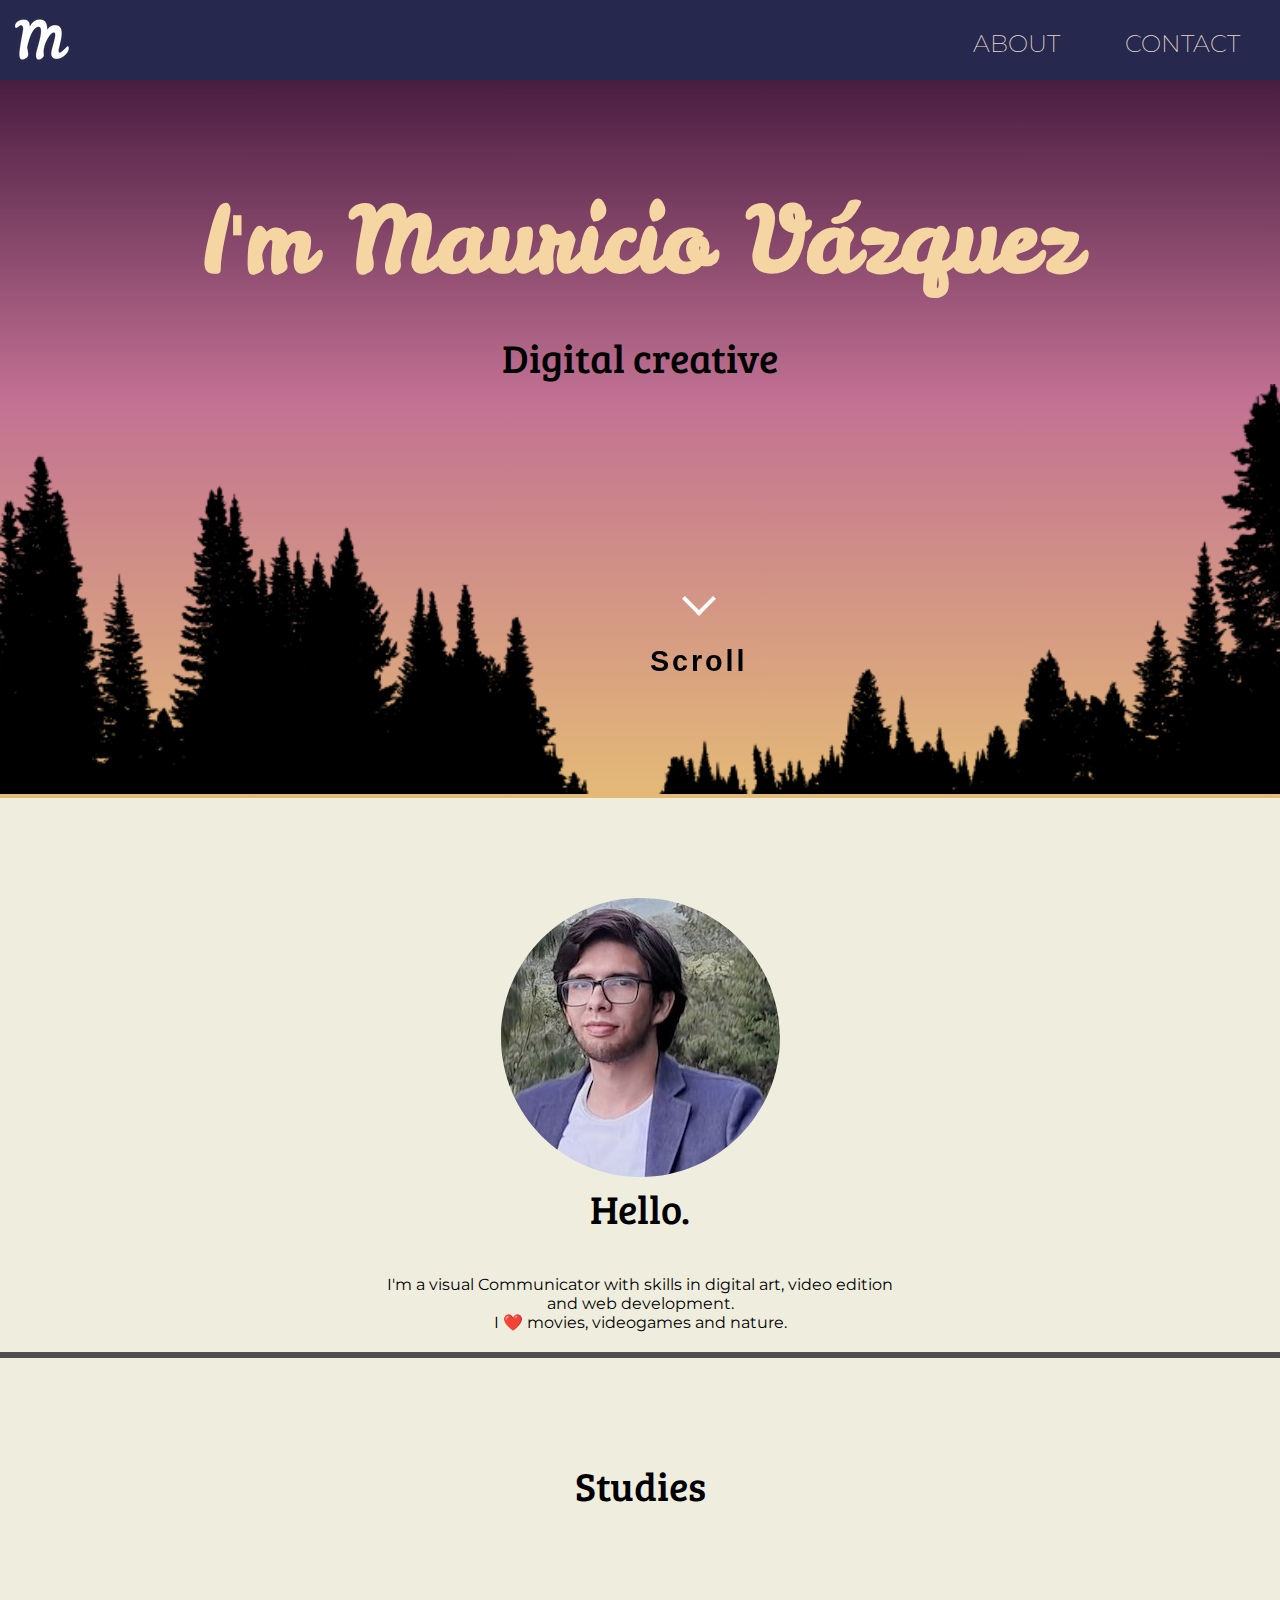
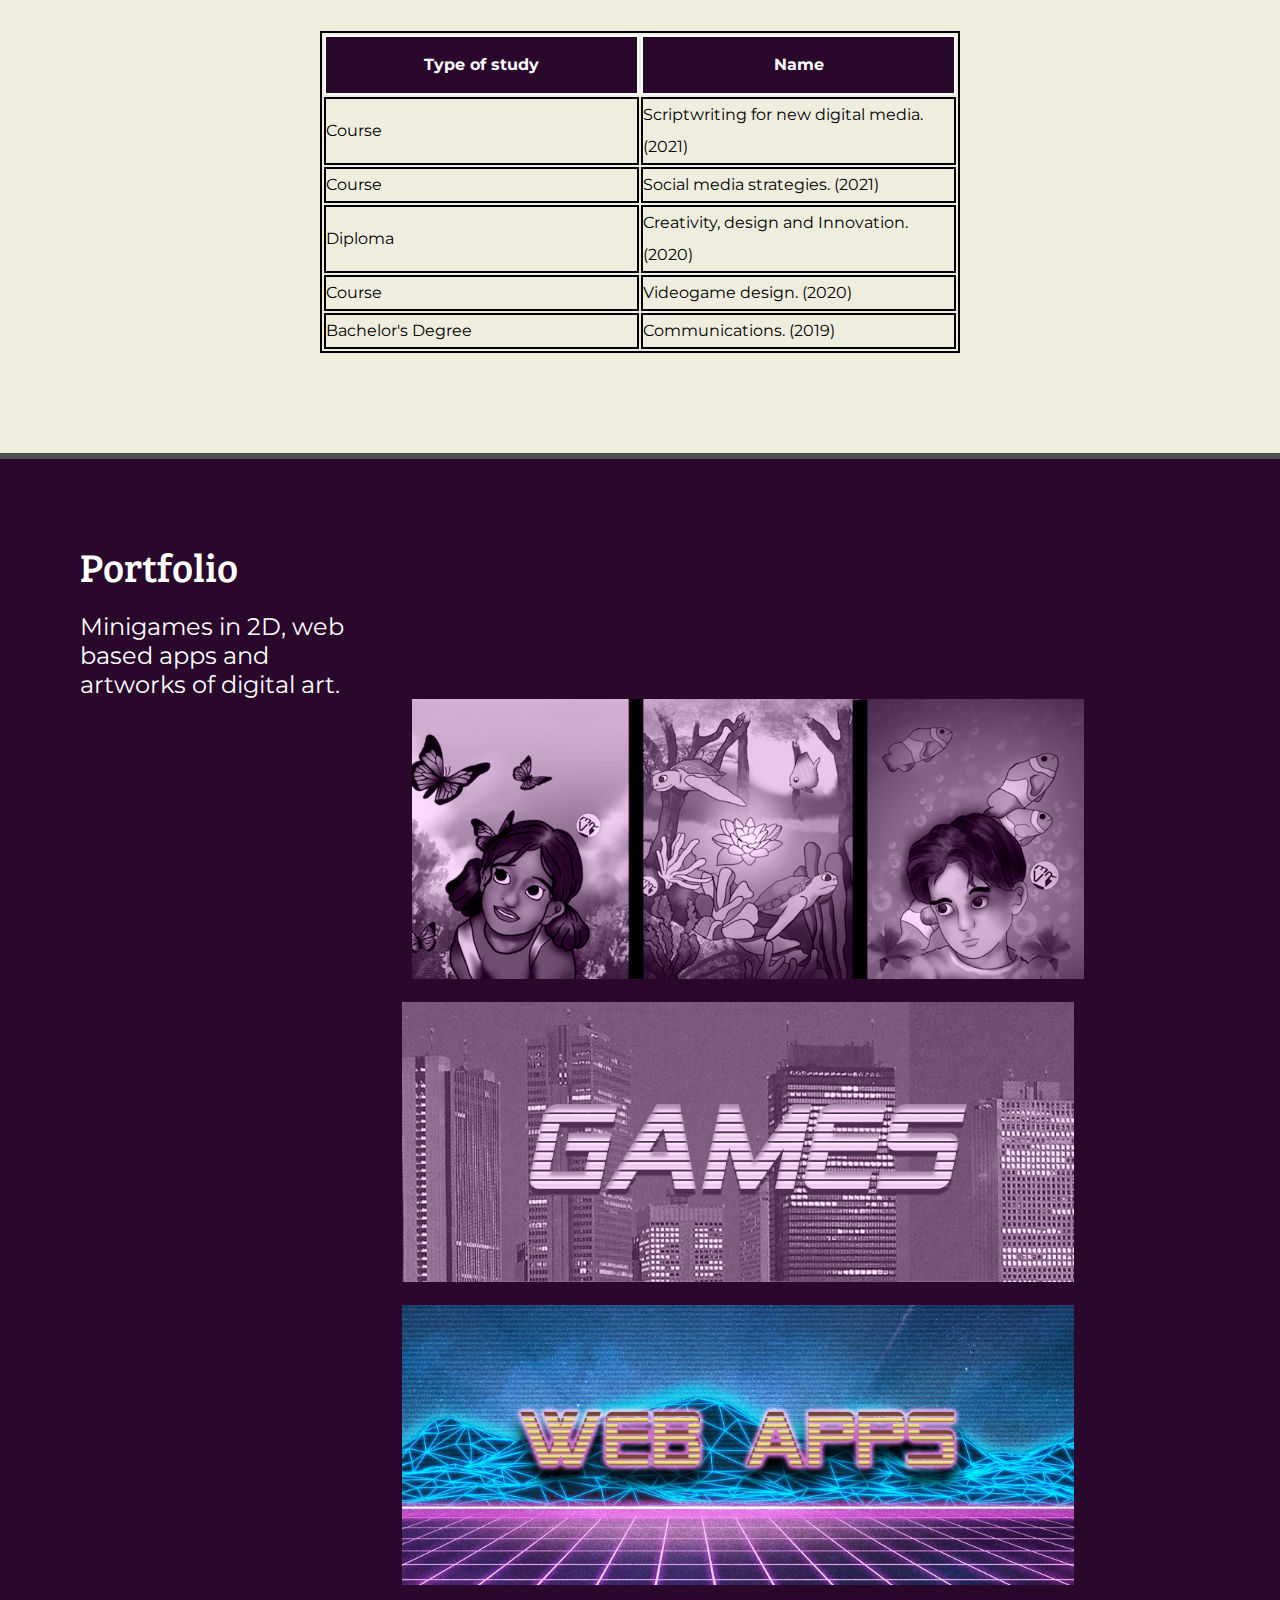
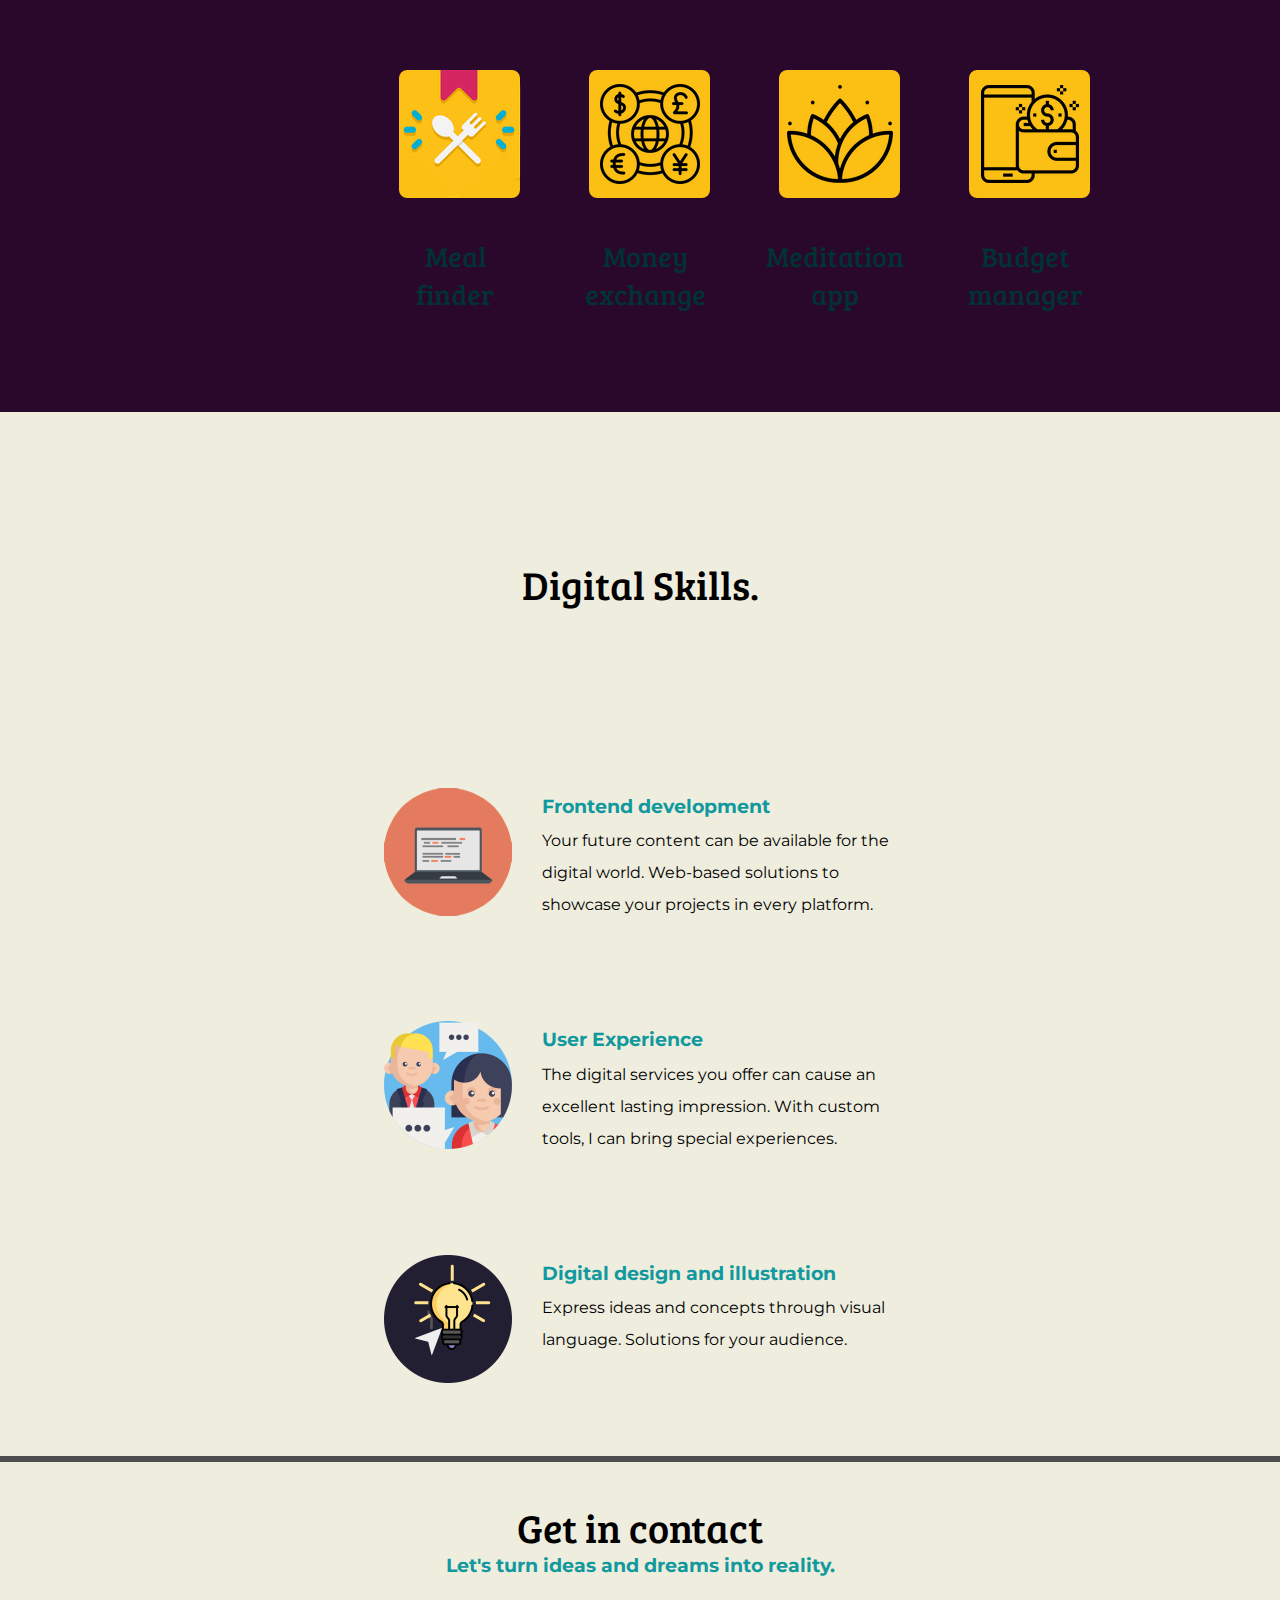
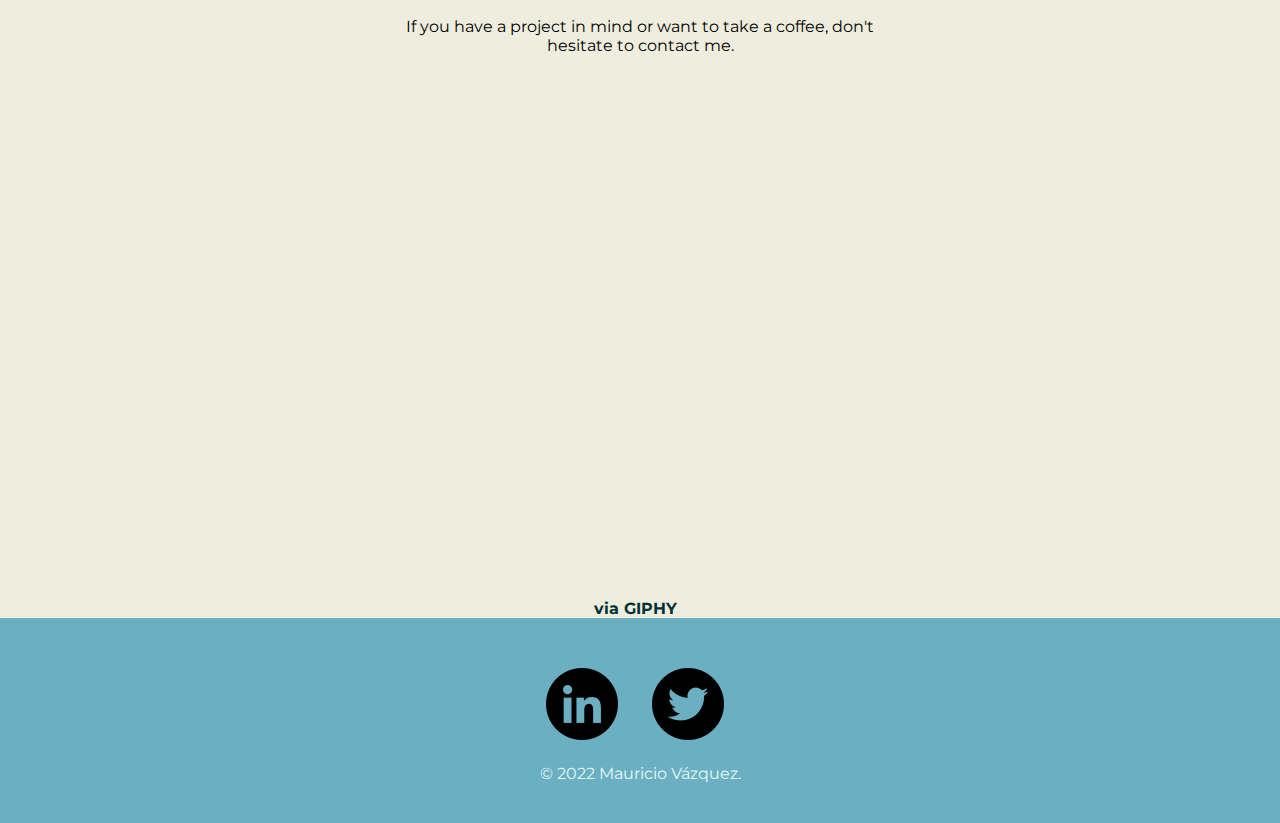
<file: index.html>
<!DOCTYPE html>
<html lang="en">
    <head>
        <link href="https://cdn.jsdelivr.net/npm/bootstrap@5.1.3/dist/css/bootstrap.min.css" rel="stylesheet" integrity="sha384-1BmE4kWBq78iYhFldvKuhfTAU6auU8tT94WrHftjDbrCEXSU1oBoqyl2QvZ6jIW3" crossorigin="anonymous">
        <title>MauricioVazquez</title>
        <meta charset="UTF-8">
        <meta name="viewport" content="width=device-width, initial-scale=1">
        <link href="css/styles.css" rel="stylesheet">
        <link href="favicon.ico" rel="icon">
        <!--Fonts-->
        <link rel="preconnect" href="https://fonts.googleapis.com">
        <link rel="preconnect" href="https://fonts.gstatic.com" crossorigin>
        <link href="https://fonts.googleapis.com/css2?family=Bree+Serif&family=Kaushan+Script&family=Leckerli+One&family=Montserrat&display=swap" rel="stylesheet"> 
        <style>
        


          table, th, td 
          {
            border: 2px solid;
            width: 50%;
          }

          #studies td
          {
            width: 50%;
          }

          #studies th 
          {
            padding-top: 12px;
            padding-bottom: 12px;
            text-align: center;
            background-color: #2a082c;
            color: white;
          }

          #studies tr:hover {background-color: #ddd;}
          
          .art
          {
            margin: auto 20.1em;
            float: center;
            width: 60%;
            height: auto;
            object-fit: contain;
            overflow: hidden;               
            mix-blend-mode: luminosity;
            
          }

          .art:hover 
          {
	          transform: scale(1.1, 1.1);
            transition: all 0.9s;
            mix-blend-mode: normal;
            box-shadow: white;
		        transition: .5s;
          }

          .games
          {
            margin: auto 19.5em;
            float: center;
            width: 60%;
            height: auto;
            object-fit: contain;
            overflow: hidden;               
            mix-blend-mode: luminosity;
            box-shadow: white;
          }

          .web {
            margin: auto 20.1em;
            float: center;
            width: 60%;
            height: auto;
            object-fit: contain;
          }

          .games:hover 
          {
	          transform: scale(1.1, 1.1);
            transition: all 0.9s;
            mix-blend-mode: normal;
            box-shadow: white;
		        transition: .5s;
          }

          .flex-apps {
                  display: flex;
                  flex-wrap: wrap;
                  padding-top: 4em;
                  padding-left: 17.5em;  
                }
         
          @media only screen and (min-width: 600px) 
      {
        /* For tablets: */
        .col-s-1 {width: 8.33%;}
        .col-s-2 {width: 16.66%;}
        .col-s-3 {width: 25%;}
        .col-s-4 {width: 33.33%;}
        .col-s-5 {width: 41.66%;}
        .col-s-6 {width: 50%;}
        .col-s-7 {width: 58.33%;}
        .col-s-8 {width: 66.66%;}
        .col-s-9 {width: 75%;}
        .col-s-10 {width: 83.33%;}
        .col-s-11 {width: 91.66%;}
        .col-s-12 {width: 100%;}
      }

  @media only screen and (min-width: 768px) 
      {
        /* For desktop: */
        .col-1 {width: 8.33%;}
        .col-2 {width: 16.66%;}
        .col-3 {width: 25%;}
        .col-4 {width: 33.33%;}
        .col-5 {width: 41.66%;}
        .col-6 {width: 50%;}
        .col-7 {width: 58.33%;}
        .col-8 {width: 66.66%;}
        .col-9 {width: 75%;}
        .col-10 {width: 83.33%;}
        .col-11 {width: 91.66%;}
        .col-12 {width: 100%;}
      }


          </style>
    </head>
    <body>
    
      




      <div style="padding-left:16px">
      </div>

    <div class="top-container" id="section01">
        
      

    <header id="header">
      <a href="index.html"><img class="active" id="logo" src="images/logo-icon.png" alt=""></a>
    <nav>
      <a href="#" id="menu-icon"></a>
      <ul>
      <li><a href="about.html"> About</li></a>
      <li><a href="contact.html">Contact</li></a>
      </ul>
    </nav>
    </header>



       
          <h1 class>I'm Mauricio Vázquez</h1>
        <h2 > Digital creative</h2> 
        <img src="images/forest.png" alt="forest" class="responsive">
        
        <section id="section01" class="demo">
          <a href="#section2"><span></span>Scroll</a>
    </div>
    <div class="middle-container" id="section2">
        <div class="profile">
          <img src="images/mauricio.png" alt="profile">
          <br>
          <h2>Hello.</h2>
          <p class="bio">I'm a visual Communicator with skills in digital art, video edition <br> and web development. <br> I ❤️ movies, videogames and nature.</p>
        </div>
        <hr>
    </div>
     <div class="third-container" id="section03">
          <h2>Studies</h2> 
          <br>
          <table id="studies">
            <tr>
              <th>Type of study</th>
              <th>Name</th>
            </tr>
            <tr>
              <td>Course</td>
              <td>Scriptwriting for new digital media. (2021)</td>
            </tr>
            <tr>
              <td>Course</td>
              <td>Social media strategies. (2021)</td>
            </tr>
            <tr>
              <td>Diploma</td>
              <td>Creativity, design and Innovation. (2020)</td>
            </tr>
            <tr>
              <td>Course</td>
              <td>Videogame design. (2020)</td>
            </tr>
            <tr>
              <td>Bachelor's Degree</td>
              <td>Communications. (2019)</td>
            </tr>
          </table>
     </div>      
     <hr>
     <div class="portfolio">
       <div class="portfolio-text">
      <h2>Portfolio</h2>  
      
      <br>
      <p style="font-size:1.5rem; color:white;">Minigames in 2D, web based apps and artworks of digital art.</p>
    </div>
        <a  href="https://www.artstation.com/mauricioenvr">
        <img class="art" src="images/cover.png" alt="picture">
      </a>
      <br>
      <br>
      <a  href="https://mauricioenvr.itch.io">
        <img class="games" src="images/games.png" alt="picture">
      </a>
      <br>
      <br>
      <img class="web" src="images/webapps.png" alt="">
      <br>
      <section class="flex-apps">
        <div class="grid-item">
          <a href="https://mauricioenvr.github.io/mealfinder/"><img src="images/meals.png" alt=""><h2 style="font-size: 28px; text-align: center;">Meal <br> finder</h2></a>          
        </div>
        <div class="grid-item">
         <a href="https://mauricioenvr.github.io/moneyexchange/"><img src="images/money.png" alt=""><h2 style="font-size: 28px; text-align: center;">Money <br> exchange</h2></div></a> 
        <div class="grid-item">
         <a href="https://mauricioenvr.github.io/meditationapp/"><img src="images/meditation.png" alt=""><h2 style="font-size: 28px; text-align: center;">Meditation <br> app</h2></div></a> 
        <div class="grid-item">
         <a href="https://mauricioenvr.github.io/budgetmanager/"><img src="images/wallet.png" alt=""><h2 style="font-size: 28px; text-align: center;">Budget <br> manager</h2></div></a> 
      </section>
     </div>
    
        
        
      <div class="skills">
          <br>
          
          <h2 style="text-align: center;">Digital Skills.</h2>
          <br>
          <br>
          <div class="skill-row">
              <img class="code-img" src="images/computer.png" alt=""> 
            <h3>Frontend development</h3>
            <p>Your future content can be available for the digital world. Web-based solutions to showcase your projects in every platform. </p>
          </div>
          <div class="skill-row">
            <img class="users-img" src="images/users.png" alt="">
            <h3>User Experience</h3>
            <p id="skills">The digital services you offer can cause an excellent lasting impression. With custom tools, I can bring special experiences.</p>
          </div>

          <div class="skill-row">
            <img class="users-img" src="images/design.png" alt="">
            <h3>Digital design and illustration</h3>
            <p id="skills">Express ideas and concepts through visual language. Solutions for your audience.</p>
          </div>
        </div>

        <hr>
      <br>
      <br>
      <div class="contact-me">
          <h2>Get in contact</h2>
          <h3>Let's turn ideas and dreams into reality.</h3>
          <p class="contact-message">If you have a project in mind or want to take a coffee, don't hesitate to contact me.</p>
          <iframe src="https://giphy.com/embed/l3vR0PInsdNLXKWJi" width="345" height="480" frameBorder="0" class="giphy-embed" allowFullScreen></iframe><p><a href="https://giphy.com/gifs/animation-friends-coffee-l3vR0PInsdNLXKWJi">via GIPHY</a></p>

      </div>
      
      <div class="bottom-container">
        
        <a class="footer-link" href="https://www.linkedin.com/in/mauriciovazquezr/"><img src="images/linkedin.png" alt="LinkedIn"></a>
        <a class="footer-link" href="https://twitter.com/MauricioenVRdad"><img src="images/twitter.png" alt="Twitter"></a>
        <p class="copyright">© 2022 Mauricio Vázquez.</p>
      </div>
      
    </body>
</html>
</file>
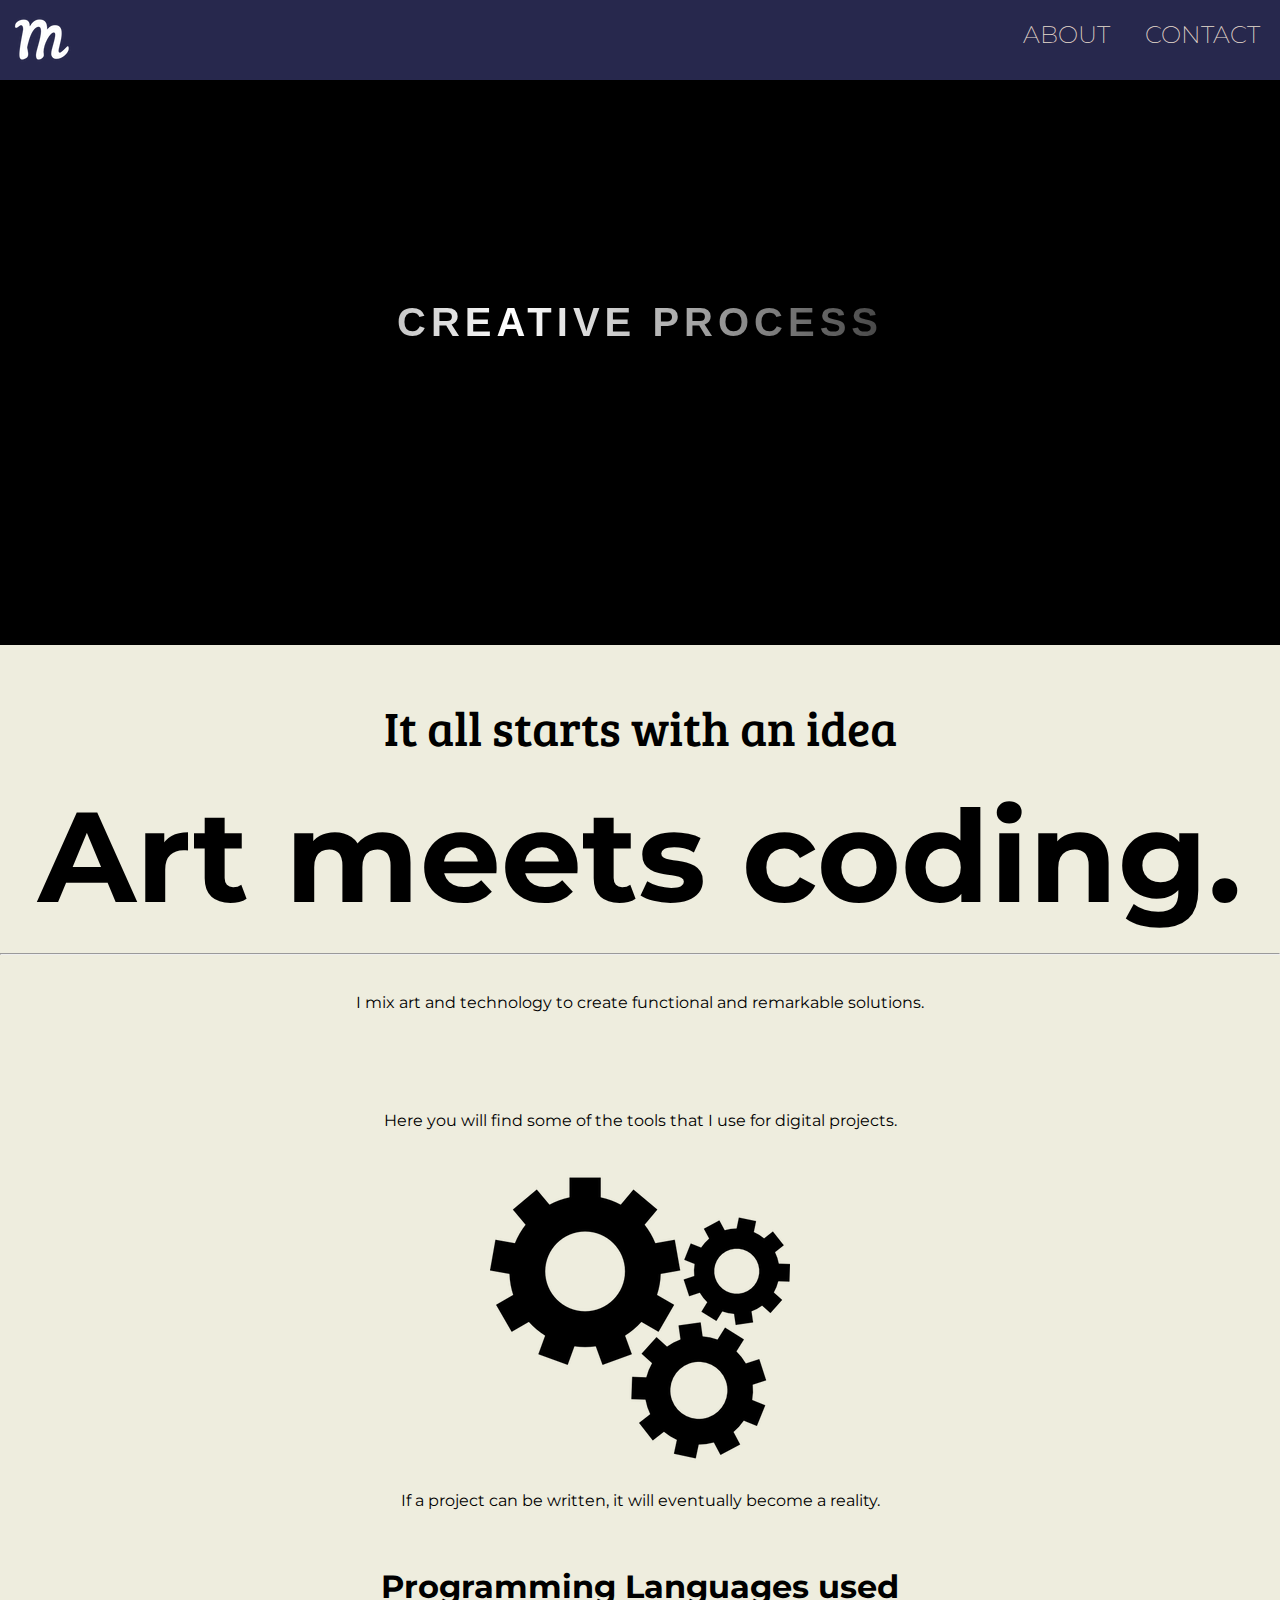
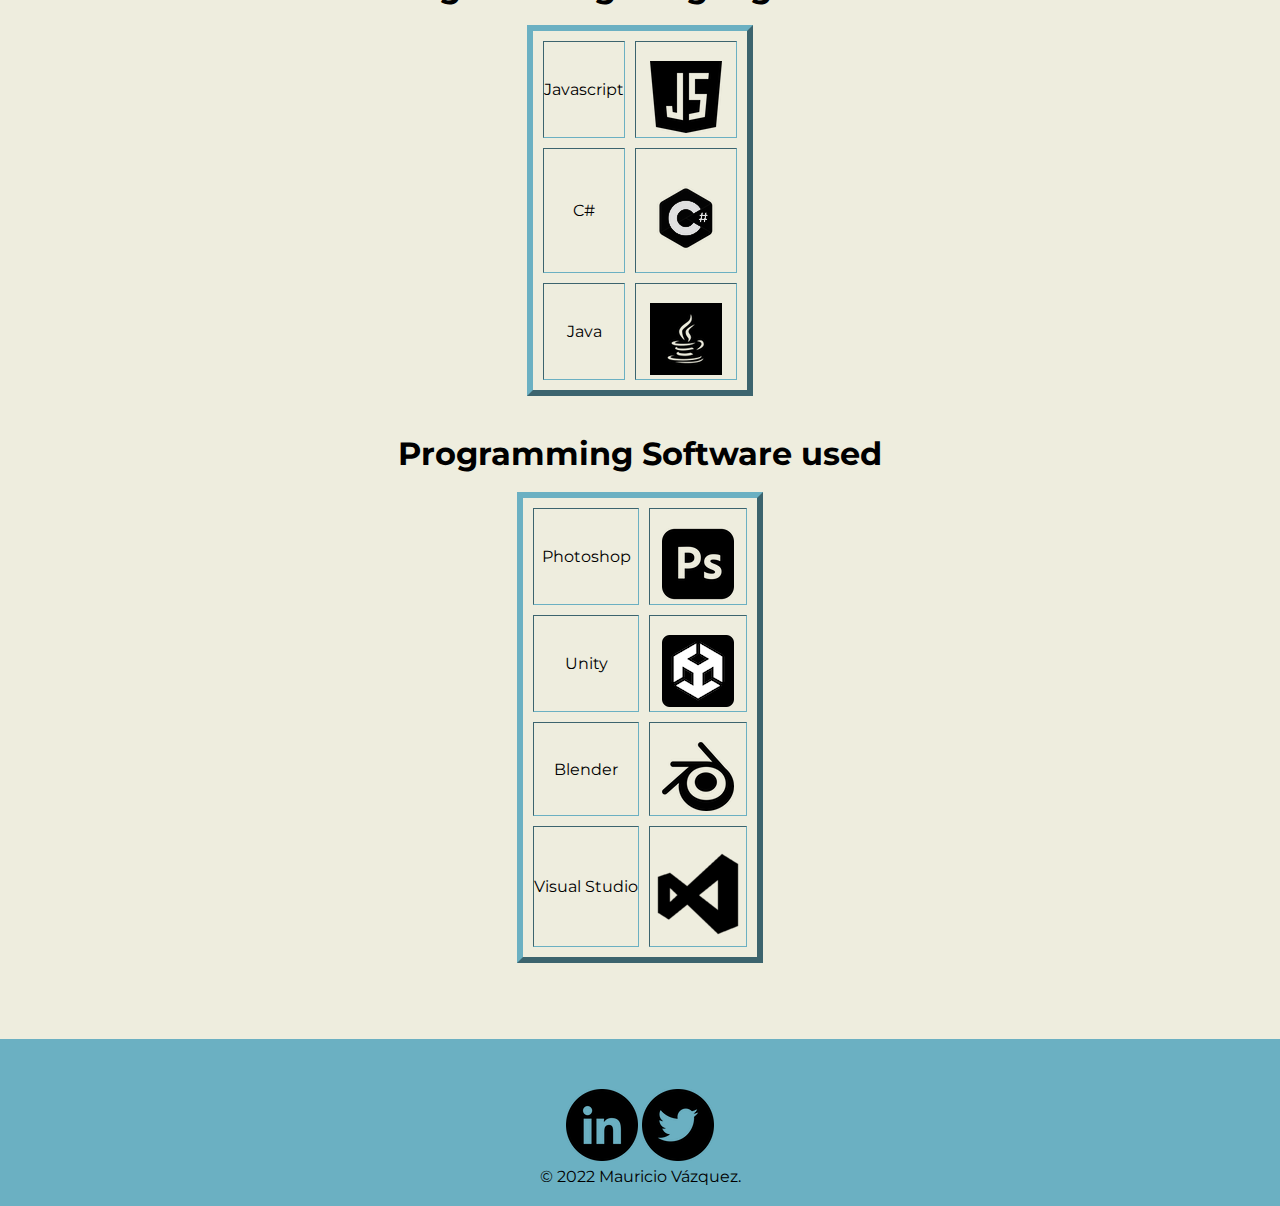
<file: about.html>
<!DOCTYPE html>
<html lang="en">
    <head>
        <title></title>
        <meta charset="UTF-8">
        <meta name="viewport" content="width=device-width, initial-scale=1">
        <link href="css/about.css" rel="stylesheet">
        <link href="https://fonts.googleapis.com/css2?family=Bree+Serif&family=Kaushan+Script&family=Leckerli+One&family=Montserrat&display=swap" rel="stylesheet">
        <style>
              @media only screen and (min-width: 600px) 
      {
        /* For tablets: */
        .col-s-1 {width: 8.33%;}
        .col-s-2 {width: 16.66%;}
        .col-s-3 {width: 25%;}
        .col-s-4 {width: 33.33%;}
        .col-s-5 {width: 41.66%;}
        .col-s-6 {width: 50%;}
        .col-s-7 {width: 58.33%;}
        .col-s-8 {width: 66.66%;}
        .col-s-9 {width: 75%;}
        .col-s-10 {width: 83.33%;}
        .col-s-11 {width: 91.66%;}
        .col-s-12 {width: 100%;}
      }

  @media only screen and (min-width: 768px) 
      {
        /* For desktop: */
        .col-1 {width: 8.33%;}
        .col-2 {width: 16.66%;}
        .col-3 {width: 25%;}
        .col-4 {width: 33.33%;}
        .col-5 {width: 41.66%;}
        .col-6 {width: 50%;}
        .col-7 {width: 58.33%;}
        .col-8 {width: 66.66%;}
        .col-9 {width: 75%;}
        .col-10 {width: 83.33%;}
        .col-11 {width: 91.66%;}
        .col-12 {width: 100%;}
      }

        </style>
    </head>
    <body>
      <header id="header">
        <a href="index.html" ><img id="logo" src="images/logo-icon.png" alt=""></a>
      <nav>
        <a href="#" id="menu-icon"></a>
        <ul>
         <li><a href="about.html" class="active"> About</li></a>
         <li><a href="contact.html">Contact</li></a>
        </ul>
      </nav>
      </header>

      <div style="padding-left:16px">
      </div>
     <div class="top-container">  
        <p id="top-container">Creative process</p>   

     </div> 
     <div class="middle-container">
        <br>
       <h2 style="text-align: center;">It all starts with an idea</h2>
       <br>

       <h1 class="reveal-text">
        Art meets coding.
    </h1>
    <br>
    <hr>
    <br>
    <br>
       <p> I mix art and technology to create functional and remarkable solutions.</p>  
     </div>
     <br>
     <p>Here you will find some of the tools that I use for digital projects.</p>
     <br>
     <br>
     <img src="images/gears.png" alt="">
     <br>
     <br>
     <p>If a project can be written, it will eventually become a reality. </p>
     <br>
     <br>
     <br>
     <h1>Programming Languages used</h1>
     <br>
     <table class="software" border="6" cellspacing="10" style="border-color: #6bb0c2;">
        <tr>
          <td>Javascript</td>
          <td><br><img src="images/javascript.png" alt=""></td>
        </tr>
        <tr>
          <td>C#</td>
          <td><br><img src="images/csharplogo.png" alt=""></td>
        </tr>
        <tr>
          <td>Java</td>
          <td><br><img src="images/java.png" alt=""></td>
        </tr>
      </table>
      <br>
     <br>
     <h1>Programming Software used</h1>
     <br>
      <table class="software" border="6" cellspacing="10" style="border-color: #6bb0c2;">
        <tr>
          <td>Photoshop</td>
          <td><br><img src="images/photoshop.png" alt=""></td>
        </tr>
        <tr>
          <td>Unity</td>
          <td><br><img src="images/unity.png" alt=""></td>
        </tr>
        <tr>
          <td>Blender</td>
          <td><br><img src="images/blender.png" alt=""></td>
        </tr>
        <tr>
          <td>Visual Studio</td>
          <td><br><img src="images/visualstudio.png" alt=""></td>
        </tr>
      </table>
    <br>
    <br>
     
     <br>
     <p></p>
     <br>
     <div class="bottom-container">
        
        <a class="footer-link" href="https://www.linkedin.com/in/mauriciovazquezr/"><img src="images/linkedin.png" alt="LinkedIn"></a>
        <a class="footer-link" href="https://twitter.com/MauricioenVRdad"><img src="images/twitter.png" alt="Twitter"></a>
        <p class="copyright">© 2022 Mauricio Vázquez.</p>
      </div>
    </body>
</html>
</file>
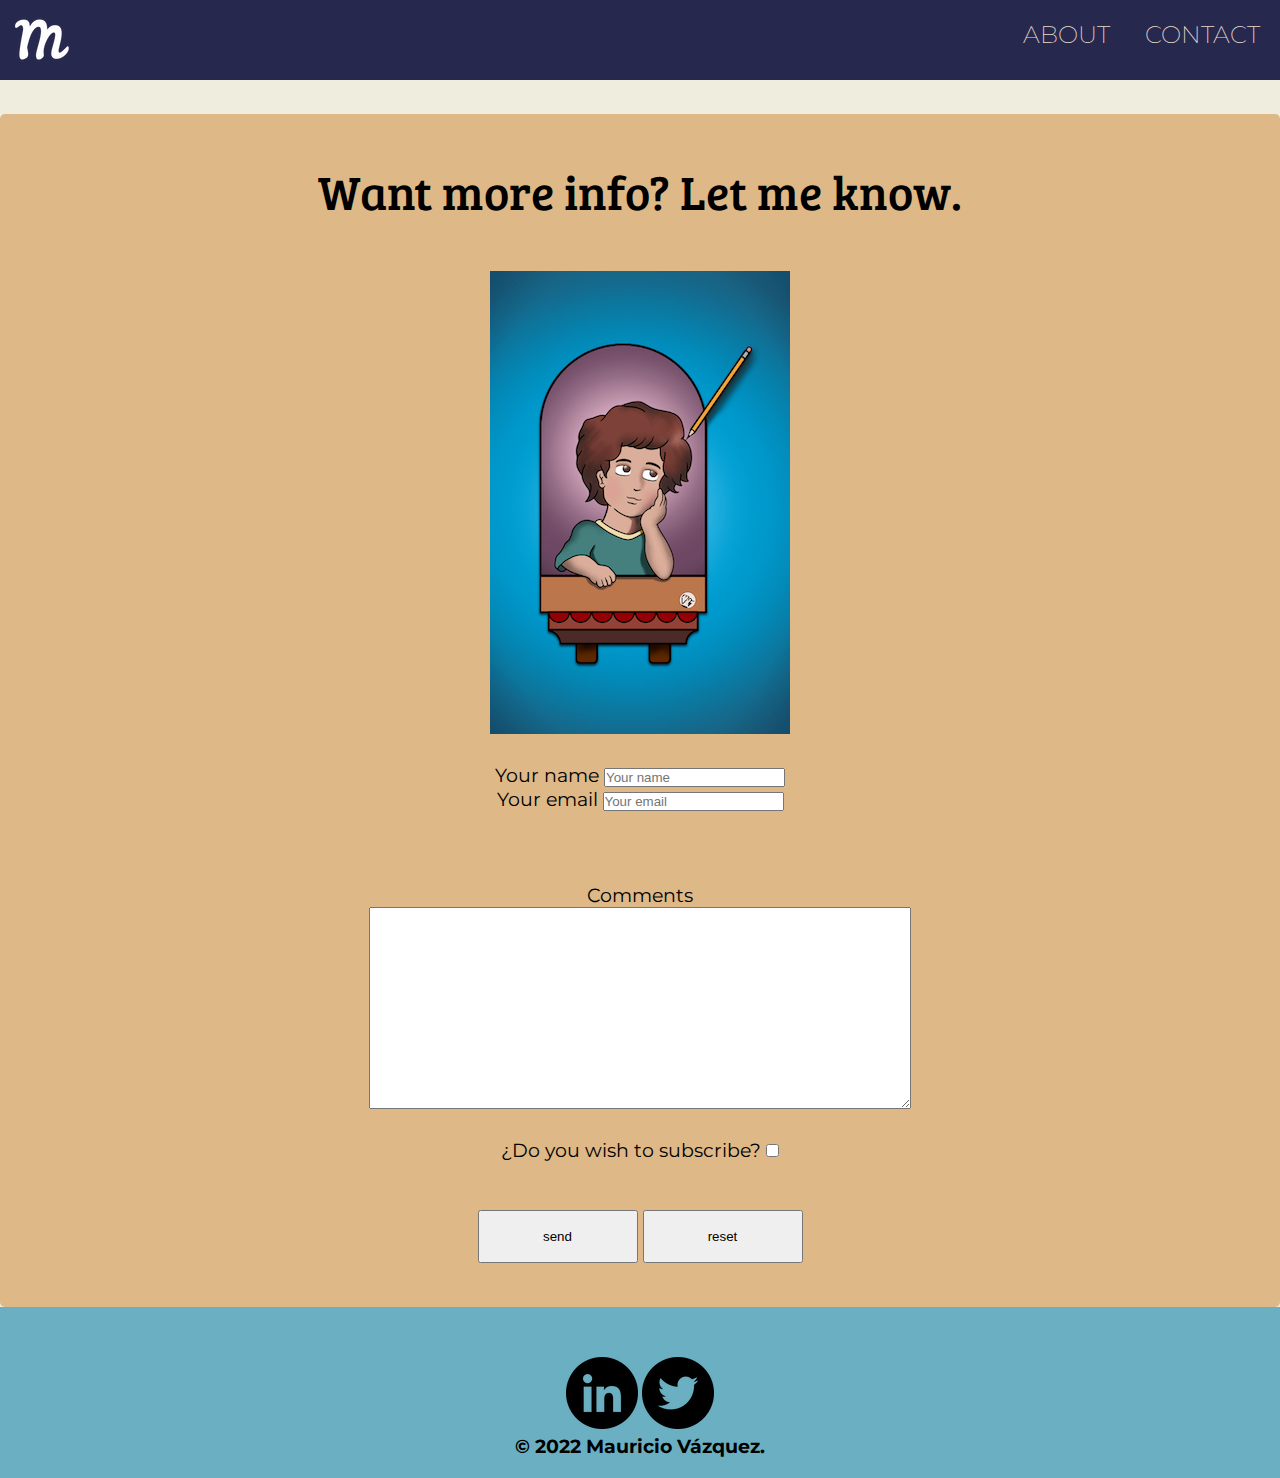
<file: contact.html>
<!DOCTYPE html>
<html lang="en">
    <head>
        <title></title>
        <meta charset="UTF-8">
        <meta name="viewport" content="width=device-width, initial-scale=1">
        <link href="css/about.css" rel="stylesheet">
        <link href="https://fonts.googleapis.com/css2?family=Bree+Serif&family=Kaushan+Script&family=Leckerli+One&family=Montserrat&display=swap" rel="stylesheet">
        <style>
        #search {
                width: 12em;  
                height: 4em;
                
                }
        #reset {
                width: 12em;  
                height: 4em;
                
                }

                input[type=submit]:hover {
  background-color: #45a049;
}

input[type=reset]:hover {
  background-color: #b6383e;
}

            .container 
                  {
                    border-radius: 5px;
                    background-color: burlywood;
                    padding: 20px;
                  }
        

                  @media only screen and (min-width: 600px) 
      {
        /* For tablets: */
        .col-s-1 {width: 8.33%;}
        .col-s-2 {width: 16.66%;}
        .col-s-3 {width: 25%;}
        .col-s-4 {width: 33.33%;}
        .col-s-5 {width: 41.66%;}
        .col-s-6 {width: 50%;}
        .col-s-7 {width: 58.33%;}
        .col-s-8 {width: 66.66%;}
        .col-s-9 {width: 75%;}
        .col-s-10 {width: 83.33%;}
        .col-s-11 {width: 91.66%;}
        .col-s-12 {width: 100%;}
      }

  @media only screen and (min-width: 768px) 
      {
        /* For desktop: */
        .col-1 {width: 8.33%;}
        .col-2 {width: 16.66%;}
        .col-3 {width: 25%;}
        .col-4 {width: 33.33%;}
        .col-5 {width: 41.66%;}
        .col-6 {width: 50%;}
        .col-7 {width: 58.33%;}
        .col-8 {width: 66.66%;}
        .col-9 {width: 75%;}
        .col-10 {width: 83.33%;}
        .col-11 {width: 91.66%;}
        .col-12 {width: 100%;}
      }

        </style>
    </head>
    <body>
      <header id="header">
        <a href="index.html" ><img id="logo" src="images/logo-icon.png" alt=""></a>
      <nav>
        <a href="#" id="menu-icon"></a>
        <ul>
         <li><a href="about.html"> About</li></a>
         <li><a href="contact.html" class="active">Contact</li></a>
        </ul>
      </nav>
      </header>

      <div style="padding-left:16px">
      </div>
          <br>
          <br>
          <br>
          <br>
          <br>
          <br>
          
          <div class="container">
            <br>
            <h2>Want more info? Let me know.</h2>
            <br>
            <br>
            <img src="images/comment.png" alt="leave your comments bellow">
            <br>
            <br>
            <form action="/action_page.php">
              <label for="name">Your name</label>
              <input type="text" id="name" name="Nombre" placeholder="Your name">
              <br>
              <label for="email">Your email</label>
              <input type="text" id="email" mail="email" placeholder="Your email">
              <br>
              <br>
              
              <br>
                  
              <br>
              <label for="subject">Comments</label><br>
              <textarea id="subject" name="Comments" style="width:540px; height: 200px"></textarea>
              <br>
              <br>
              <label for="newsletter"> ¿Do you wish to subscribe?</label>
              <input type="checkbox" id="newsletter" name="newsletter" value="newsletter">
              <br>
              <br>
              <br>
              <input  type="submit" value="send" id="search" >
              <input type="reset" value="reset" id="reset">
              <br>
              <br>
            </form>
          </div>

          <div class="bottom-container">
        
            <a class="footer-link" href="https://www.linkedin.com/in/mauriciovazquezr/"><img src="images/linkedin.png" alt="LinkedIn"></a>
            <a class="footer-link" href="https://twitter.com/MauricioenVRdad"><img src="images/twitter.png" alt="Twitter"></a>
            <h3 class="copyright">© 2022 Mauricio Vázquez.</h3>
          </div>
    </body>
</html>
</file>
<file: css/styles.css>
#header {
  background: #27284d;
  width: 100%;
  height: 80px;
  top: 0;
  position: fixed;
}
#header h1 {
  display: none;
}
#header ul {
list-style: none;
word-spacing: 30px;
}
#header li {
  display: inline-block;
  text-transform: uppercase;
}
#header a {
  font-size: 18pt;
  color: #e8ddce;
  text-decoration: solid;
  font-weight: 200;
}
#header a:hover {
  background-color: #ddd;
  color: black;
  transition: 1s;
}
#logo {
  margin: 4px;
  float: left;
  width: 72px;
  height: 72px;
  display: block;
}
#header nav {
  float: right;
  padding-right: 20px;
  font-weight: bolder;
  font-family: 'Montserrat', sans-serif;
}
#menu-icon {
  background: url(https://i.ibb.co/5vRFHbL/menu-icon.png) no-repeat center;
  display: hidden;
  width: 32px;
  height: 32px;
  padding: 13px 0 13px 0;
}

@media only screen and (max-width:900px) {
  #header {
      position: absolute;
  }
  #menu-icon {
      display: inline-block;
  }
  nav ul, nav:active ul 
  {
      display: none;
      position: absolute;
      padding: 10px;
      margin: 0;
      background: #27284d;
      right: 10px;
      width: 35%;
  }
  nav:hover ul {
      display: block;
  }
  nav li {
      text-align: center;
      width: 100%;
      margin: 0;
  
  }  
}

body
{
    margin: 0;
    text-align: center;
    font-family: 'Montserrat', sans-serif;
    background-color: #EEEDDE;
}

.responsive 
{
    width: 100%;
    height: auto;
    max-height: max-content;
    
}

/*scroll button */
@keyframes bounce
{
  0% {transform: scale(1,1) translate(0px, 0px);}
  20% {transform: scale(1,0.8)}
}

@-webkit-keyframes bounce {
  0% {
transform: scale(1,1) translate(0px, 0px);
}}

.demo a {
    position: absolute;
    bottom: 120px;
    left: 50%;
    z-index: 2;
    display: inline-block;
    -webkit-transform: translate(0, -50%);
    animation: normal;
    -webkit-animation: bounce 0.75s infinite;
    transform: translate(0, 20%);
    scroll-behavior: smooth;
    color: rgb(0, 0, 0);
    font : normal 400 20px/1 'Monserrat', sans-serif;
    font-size: 1.8rem;
    font-weight: bold;
    letter-spacing: .1em;
    text-decoration: solid;
    transition: opacity .6s;
  }

  
  .demo a:hover {
    opacity: .5;
    animation: cubic-bezier(0.075, 0.82, 0.165, 1)
    
  }
  
  

  * {
    margin: 0;
    padding: 0;
  }

  section {
    position: relative;
    width: 100%;
    height: 100%;
  }
  
  #section01 a {
    padding-top: 60px;
  }
  #section01 a span {
    position: absolute;
    top: 0;
    left: 50%;
    width: 24px;
    height: 24px;
    padding: 8px;
    transform: scale(0.3);
    margin-left: -12px;
    border-left: 4px solid #fff;
    border-bottom: 4px solid #fff;
    -webkit-transform: rotate(-45deg);
    transform: rotate(-45deg);
    box-sizing: border-box;
  }
  
  /* End of scroll button */

.bio
{
    width: 45%;
    margin: 40px auto 20px auto;
}


.contact-message
{
    width: 40%;
    margin: 40px auto 60px auto;
}

.copyright
{
    color: #E4F9F5;
    padding: 20px 0 20px 0;
}

hr
{
    border:solid #4e4e4e 6px;
    
    border-bottom: none;

}

h1
{
    margin: 50px auto 0 auto;
    font-size: 5.625rem;
    color: #F5D6A2;
    stroke-width: 2px;
    font-family: 'Leckerli One', cursive;
    line-height: 200%;
}

h2
{
    margin-top: 0;
    margin: 0 auto 0 auto;
    font-size: 2.5rem;
    font-family: 'Bree Serif', serif;
    font-weight: normal; 
}

h3
{
    color: #11999E;
    font-family: 'Montserrat', sans-serif;
}

a
{
    color: #013335;
    margin: 10px 20px 20px 10px;
    font-weight: bold;
    text-decoration: none;
}

a:hover
{
    color: #E4F9F5;
}

.top-container 
{
    background-image: linear-gradient( #2a082c,#C27193,#e4ba77  );
    max-height: fit-content;
    position: relative;
    padding-top: 100px;
}
.middle-container
{
    margin: 100px 0;
}

#studies
{
    width: 50%;
    margin: 100px auto 100px auto;
    text-align: left;
    line-height: 2;
}

.portfolio
{
    background-color: #2a082c;
    max-width: fit-content;
    max-height: fit-content;
    text-align: left;
    padding: 80px;
    object-fit: contain;
    
}

.portfolio-text
{
    width: 25%;
    color: white;
    float: left;
    margin-right: 30px;
}

.bottom-container
{
    background-color: #6bb0c2;
    padding: 50px 0 20px;
}
.skills
{
    width: 50%;
    max-width: max-content;
    margin: 100px auto 100px auto;
    text-align: left;
    line-height: 2;
}

.skill-row
{
    width: 80%;
    margin: 100px auto 100px auto;
    
    text-align: left;
    line-height: 2;
}


.code-img
{
    width: 25%;
    float: left;
    margin-right: 30px;
    overflow:hidden;
}

.code-img:hover
{
    box-shadow: 1px 1px 10px 0; 
    transform: scale(1.2);
    transition: all 0.3s ease-out;
}


.users-img
{
    width: 25%;
    float: left;
    margin-right: 30px;
    overflow: hidden;
}

.users-img:hover
{
    box-shadow: 1px 1px 10px 0; 
    transform: scale(1.2);
    transition: all 0.3s ease-out;
}
</file>
<file: css/about.css>
#header {
  background: #27284d;
  width: 100%;
  height: 80px;
  top: 0;
  position: fixed;
}
#header h1 {
  display: none;
}
#header ul {
list-style: none;
word-spacing: 30px;
}
#header li {
  display: inline-block;
  padding-top: 20px;
  text-transform: uppercase;
}
#header a {
  font-size: 18pt;
  color: #e8ddce;
  text-decoration: solid;
  font-weight: 200;
}
#header a:hover {
  background-color: #ddd;
  color: black;
  transition: 1s;
}
#logo {
  margin: 4px;
  float: left;
  width: 72px;
  height: 72px;
  background: no-repeat center;
  display: block;
}
#header nav {
  float: right;
  padding-right: 20px;
  font-weight: bolder;
  font-family: 'Montserrat', sans-serif;
}
#menu-icon {
  background: url(https://i.ibb.co/5vRFHbL/menu-icon.png) no-repeat center;
  display: hidden;
  width: 32px;
  height: 32px;
  padding: 13px 0 13px 0;
}

@media only screen and (max-width:900px) {
  #header {
      position: absolute;
  }
  #menu-icon {
      display: inline-block;
  }
  nav ul, nav:active ul {
      display: none;
      position: absolute;
      padding: 10px;
      margin: 0;
      background: #27284d;
      right: 10px;
      width: 35%;
  }
  nav:hover ul {
      display: block;
  }
  nav li {
      text-align: center;
      width: 100%;
      margin: 0;
  
  }  
}

  * {
    margin: 0;
    padding: 0;
  }
  .top-container {
    
    justify-content: center;
    align-items: center;
    max-height: 480px;
    padding: 300px 0 300px 0;
    background: #000;
    font-family: 'Montserrat', sans-serif;
  }
  a {
    text-decoration: none;
    color: inherit;
    font-size: 24px;
  }
  
  #top-container {
    font-weight: 800;
    text-align: center;
    font-size: 40px;
    font-family: Hack, sans-serif;
    text-transform: uppercase;
    background: linear-gradient(90deg, #000, #fff, #000);
    letter-spacing: 5px;
    -webkit-background-clip: text;
    background-clip: text;
    -webkit-text-fill-color: transparent;
    background-repeat: no-repeat;
    background-size: 80%;
    animation: shine 5s linear infinite;
    position: relative;
  }
  
  @keyframes shine {
    0% {
      background-position-x: -500%;
    }
    100% {
      background-position-x: 500%;
    }
  }

  h2
{
    margin-top: 0;
    margin: 0 auto 0 auto;
    font-size: 3rem;
    font-family: 'Bree Serif', serif;
    font-weight: normal; 
}

body
{
    margin: 0;
    text-align: center;
    font-family: 'Montserrat', sans-serif;
    background-color: #EEEDDE;
}

.container
{
    
    padding: 100px auto 200px auto;
    text-align: center;
    font-size: larger;
}

form.container {
    display: table;
    align-items: center;
}


.software {
    margin-left: auto;
    margin-right: auto;
  }

.middle-container
{
    
    padding: 30px 0 80px;
}

.bottom-container
{
    background-color: #6bb0c2;
    padding: 50px 0 20px;
}

.copyright
{
    font-family: 'Montserrat', sans-serif;
    animation: none;
    
}

.p.copyright
{
    font-family: 'Montserrat', sans-serif;
}


:root {
	--delay: 0;
	--duration: 800ms;
	--iterations: 1;
}
/* •·•·•·•·•·•·•·•·•·•·•·•·•·•·•·•·•·•·•·•·•·•·•·•·•·•·•·•· */


.reveal-text,
.reveal-text::after {
	animation-delay: var(--animation-delay, 2s);
	animation-iteration-count: var(--iterations, 1);
	animation-duration: var(--duration, 800ms);
	animation-fill-mode: both;
	animation-timing-function: cubic-bezier(0.0, 0.0, 0.2, 1);
}

.reveal-text {
	--animation-delay: var(--delay, 0);
	--animation-duration: var(--duration, 800ms);
	--animation-iterations: var(--iterations, 1);
	position: relative;
	font-size: 10vw;
	animation-name: clip-text;
	color: black;
	white-space: nowrap;
	cursor: default;
            }
	
.reveal-text:after {
		content: "";
		position: absolute;
		z-index: 999;
		top: 0;
		left: 0;
		right: 0;
		bottom: 0;
		background-color: #34236e;
        animation-delay: 1.5s;
		transform: scaleX(0);
		transform-origin: 0 50%;
        transition-delay: 8s;
		pointer-events: none;
		animation-name: text-revealer;
	}

@keyframes clip-text {
	from {
		clip-path: inset(0 100% 0 0);
	}
	to {
		clip-path: inset(0 0 0 0);
	}
}


@keyframes text-revealer {
	
	0%, 50% {
		transform-origin: 0 50%;
	}
	
	60%, 100% {
		transform-origin: 100% 50%;		
	}

	
	60% {
		transform: scaleX(1);
	}
	
	100% {
		transform: scaleX(0);
	}
}

@media (prefers-reduced-motion: no-preference) {
    .reveal-text {
      transition: opacity 3.5s ease, transform 4.5s ease;
    }
  }
  

.reveal-text-transition {
    opacity: 1;
    transform: none;
}
</file>
